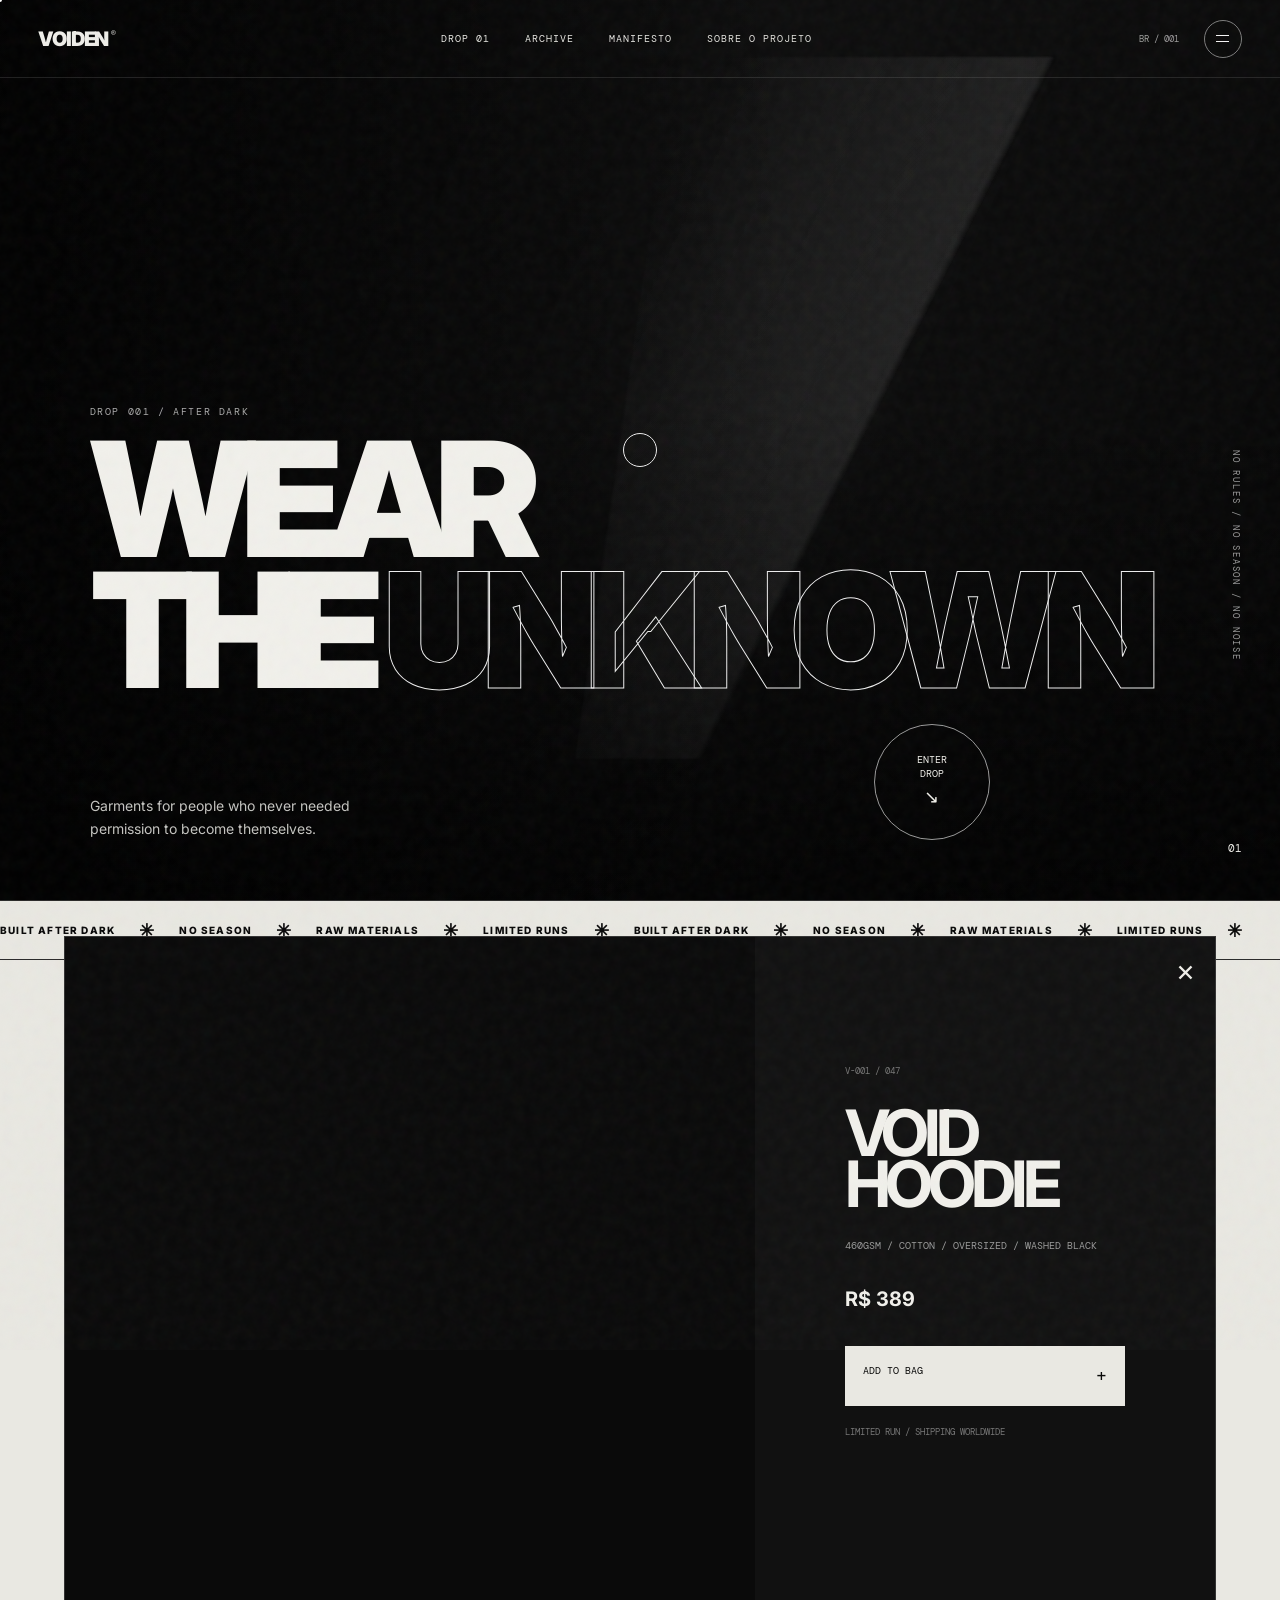
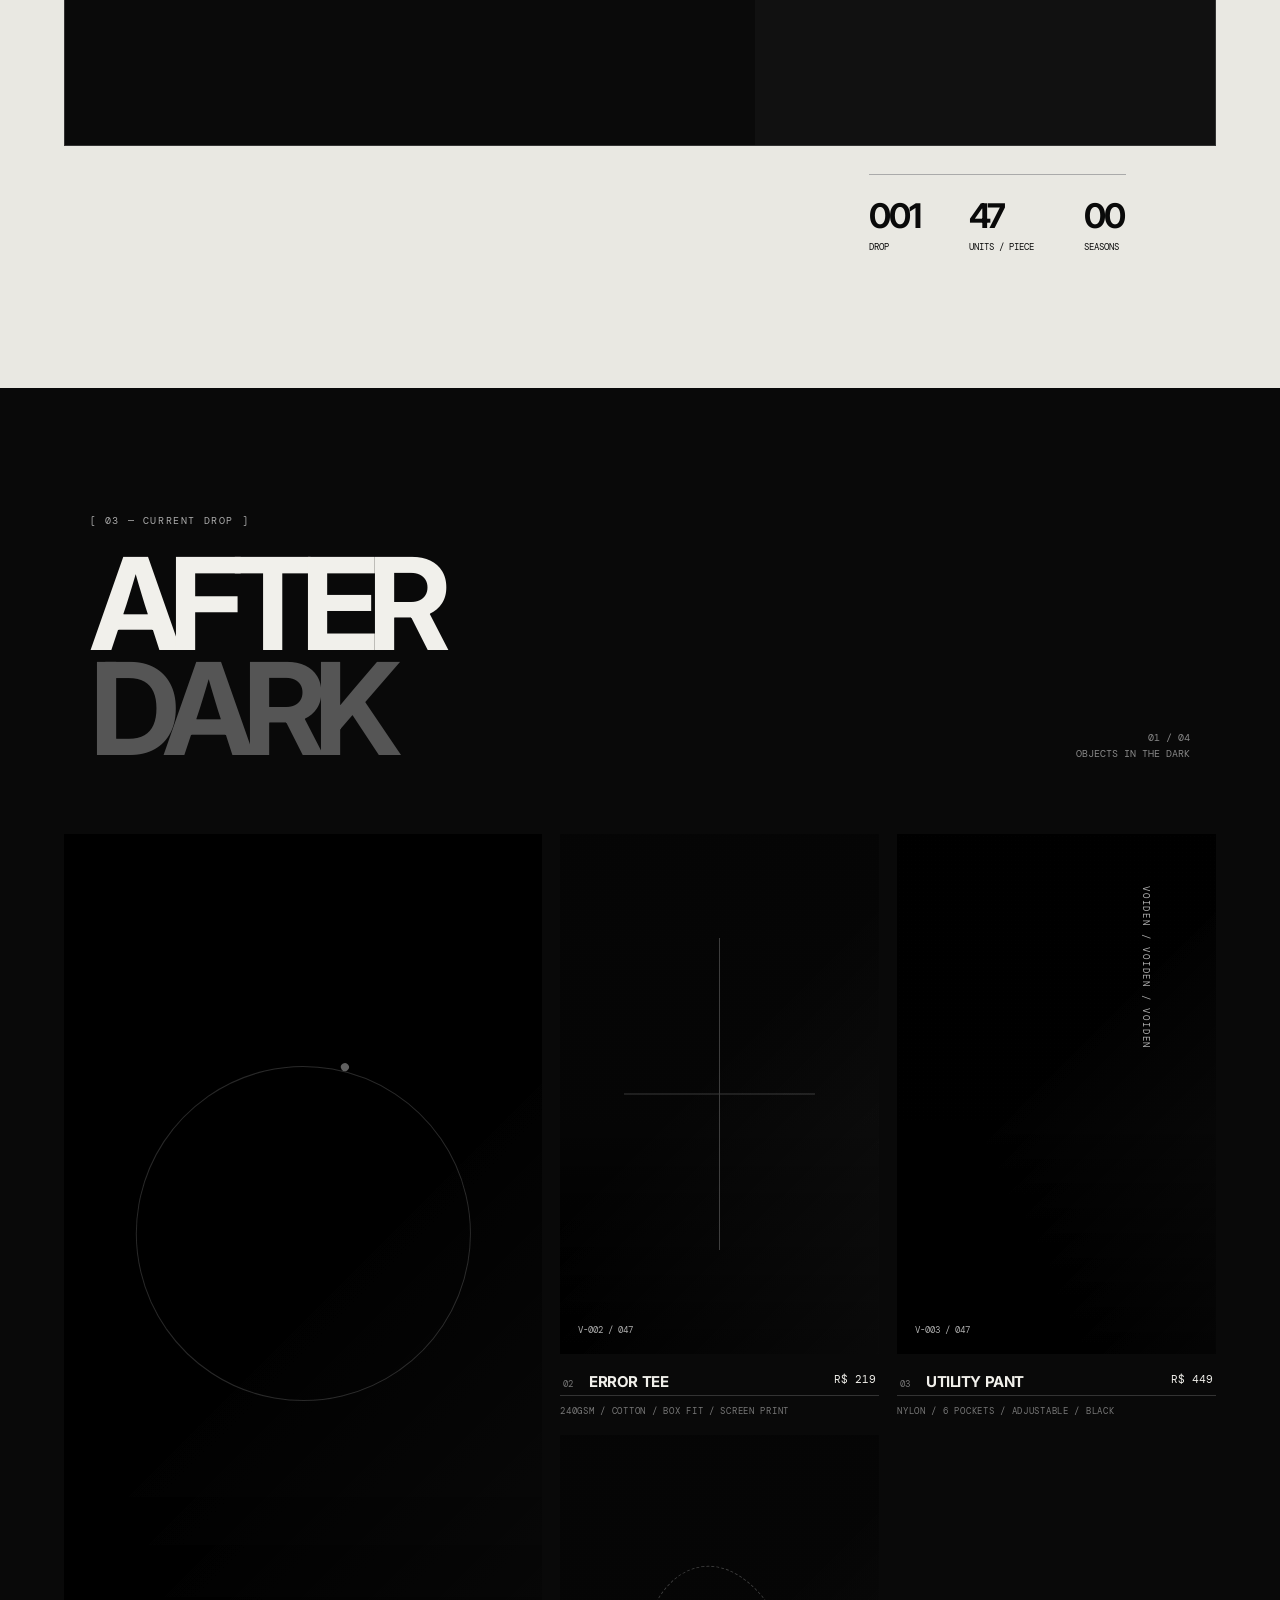
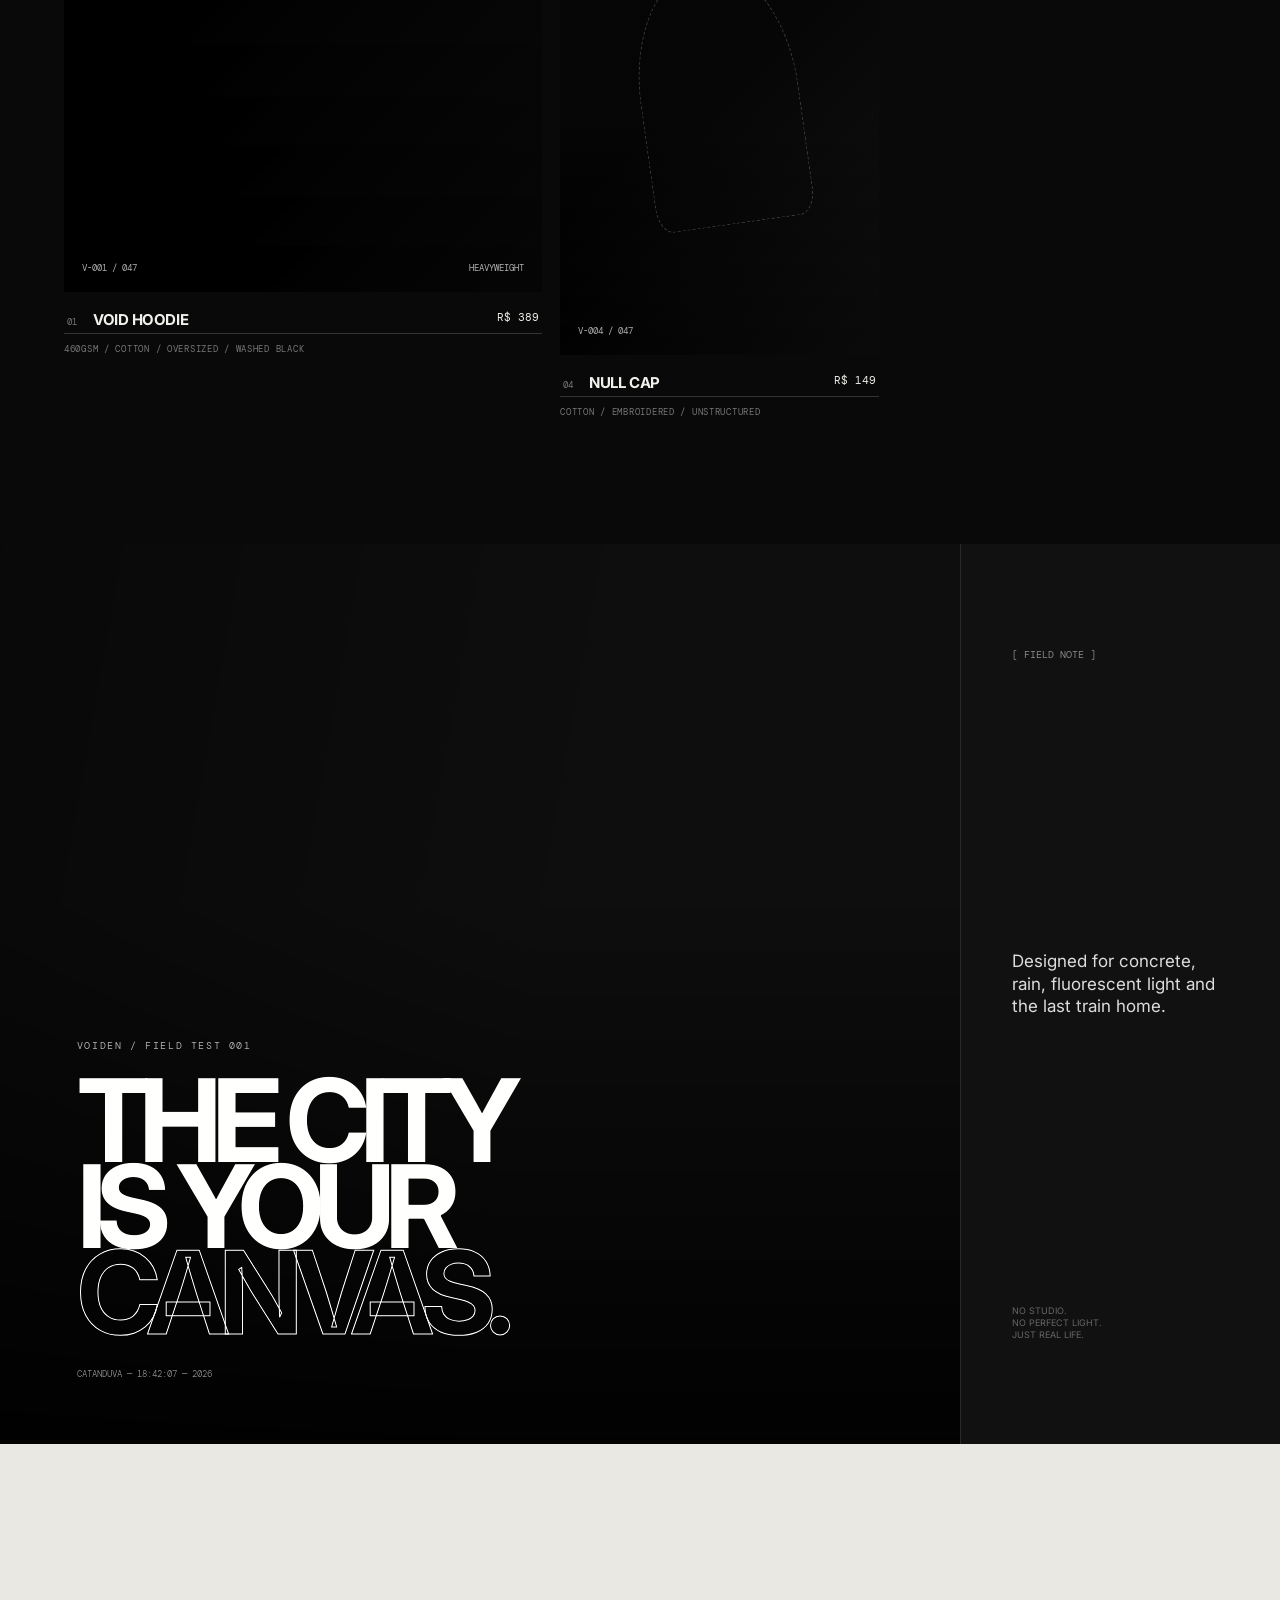
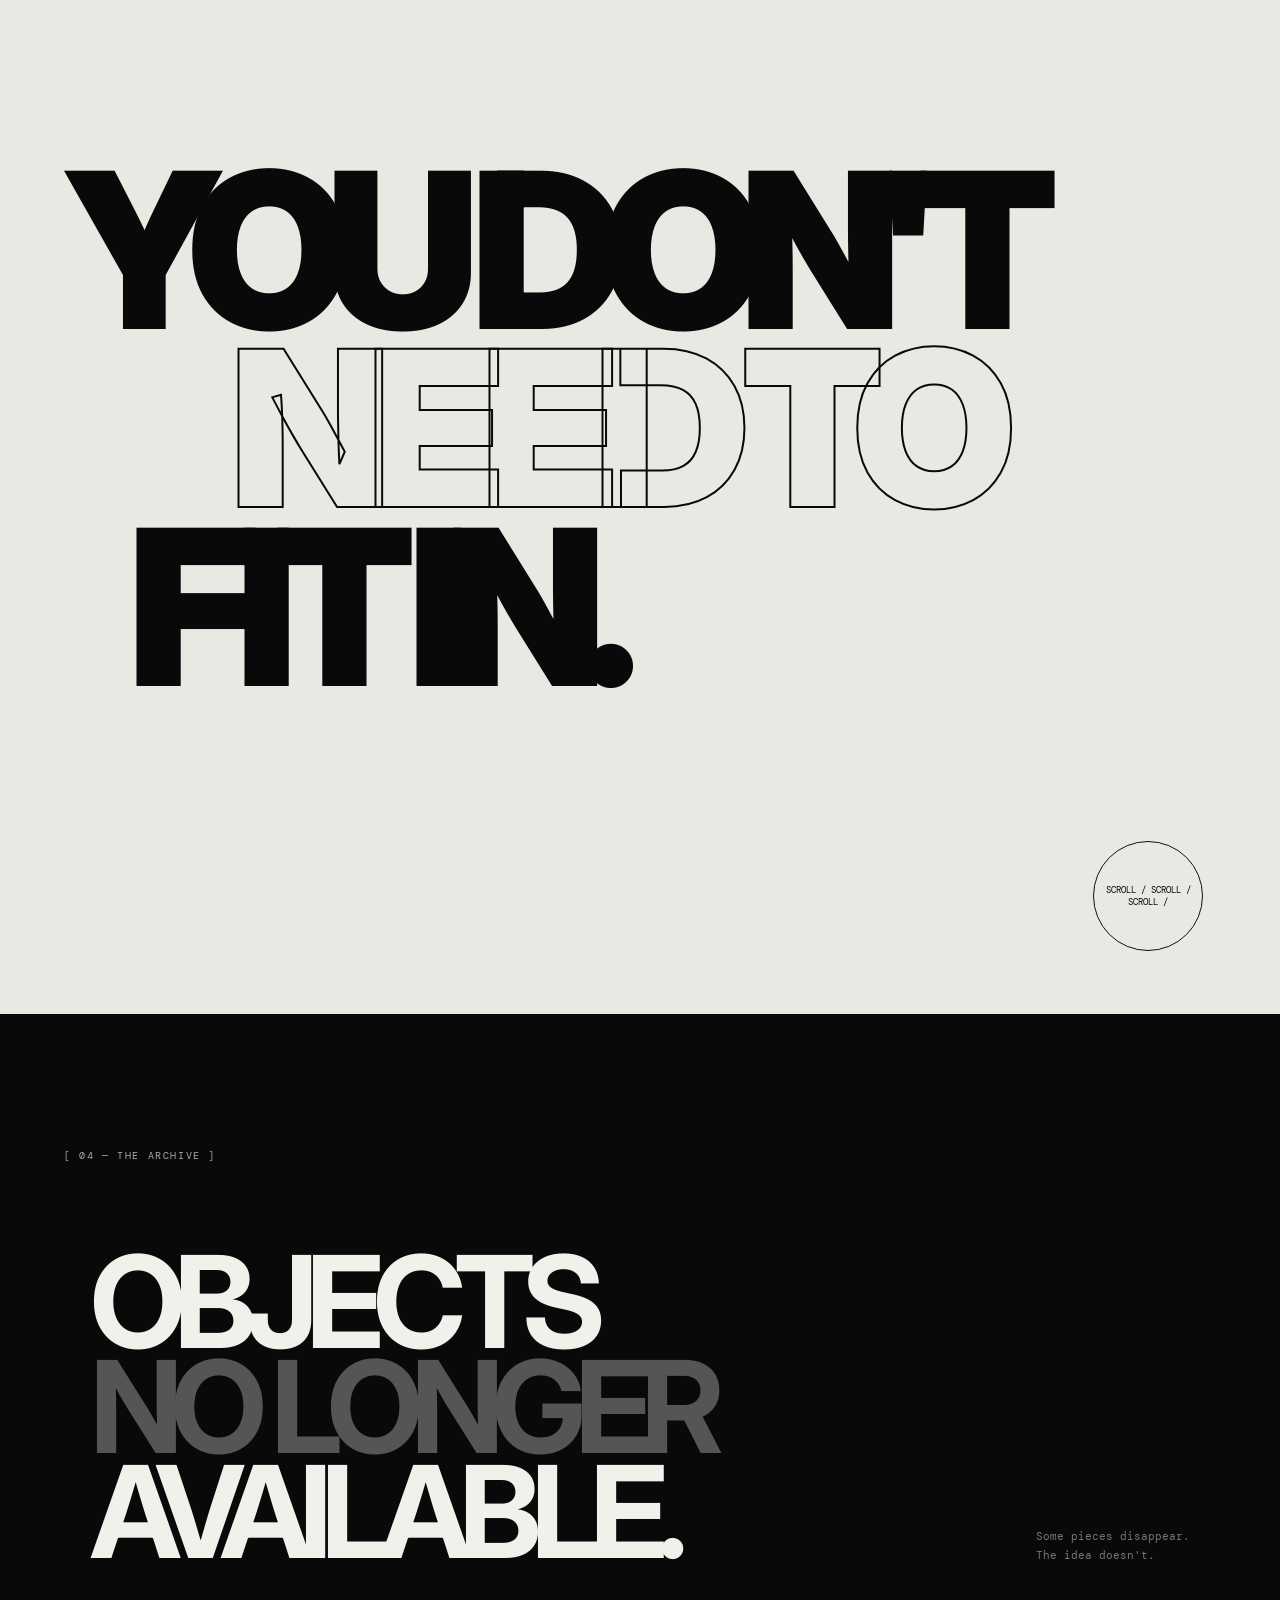
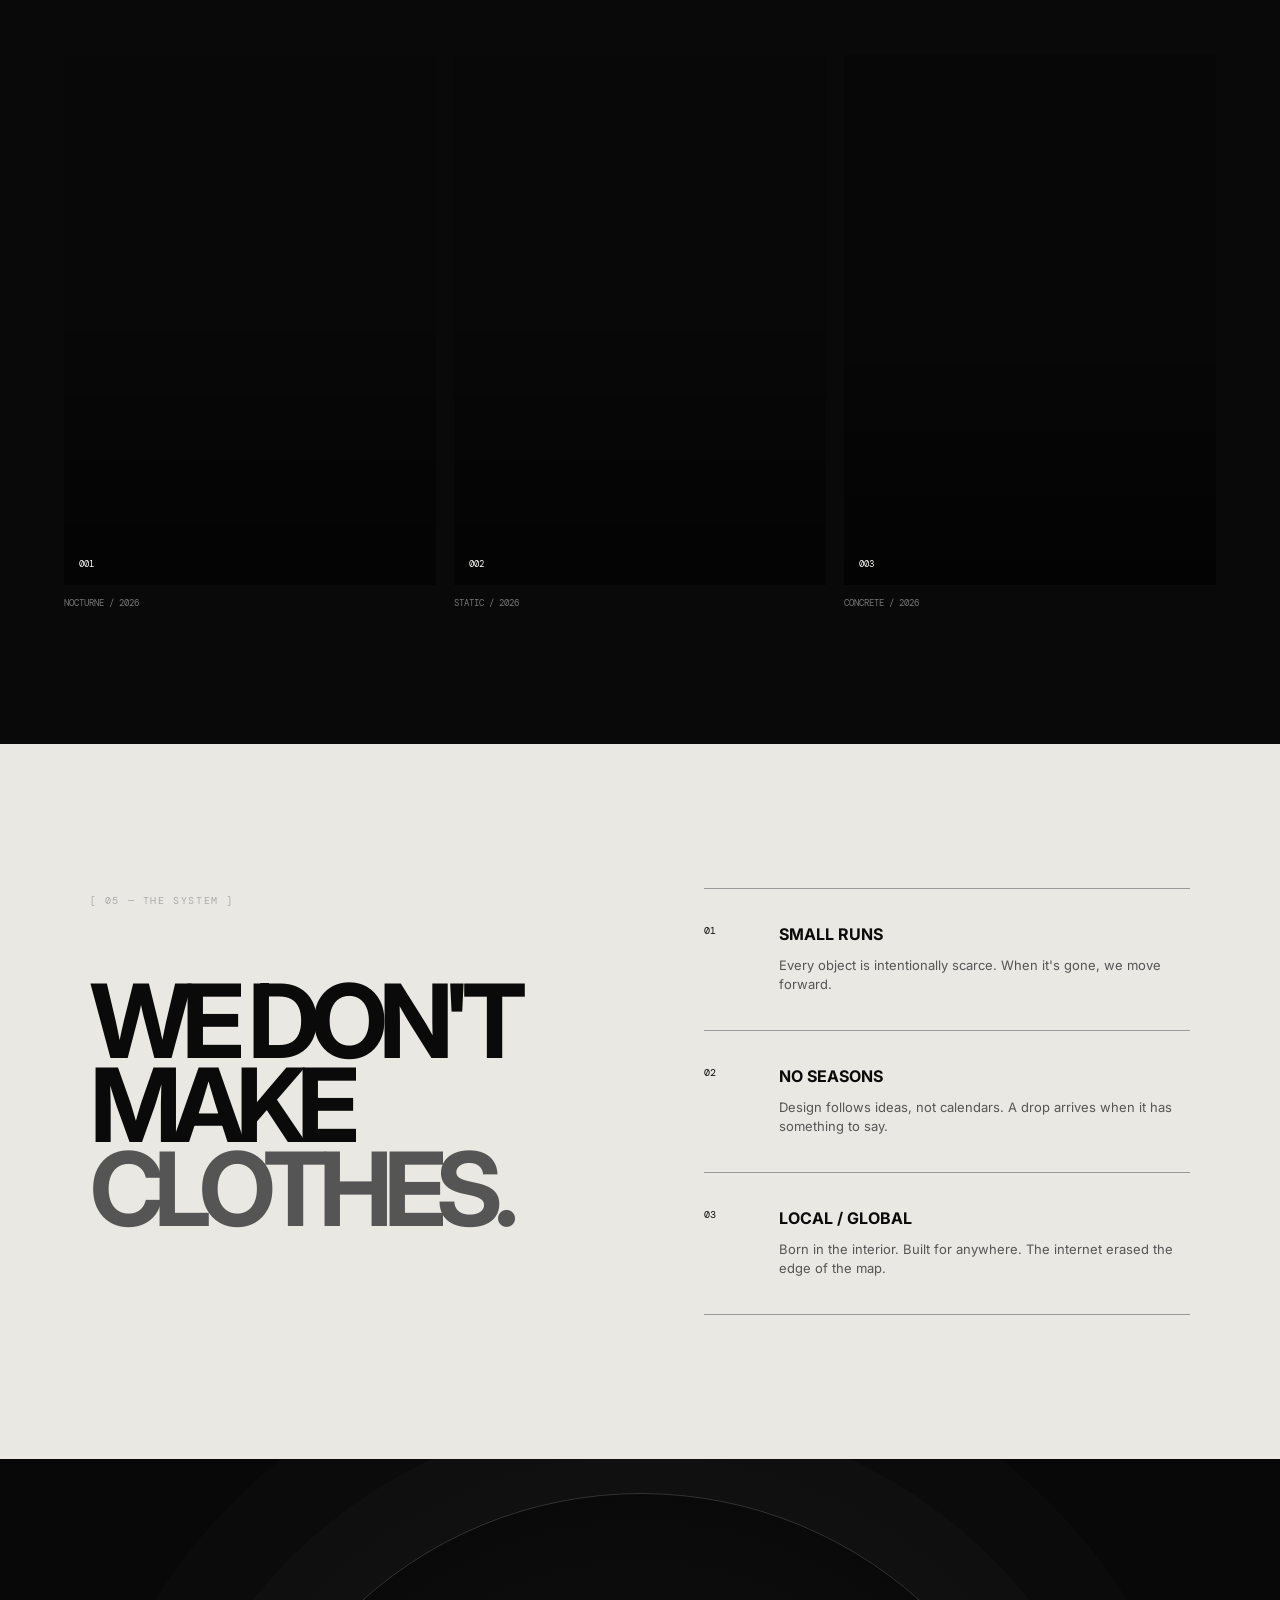
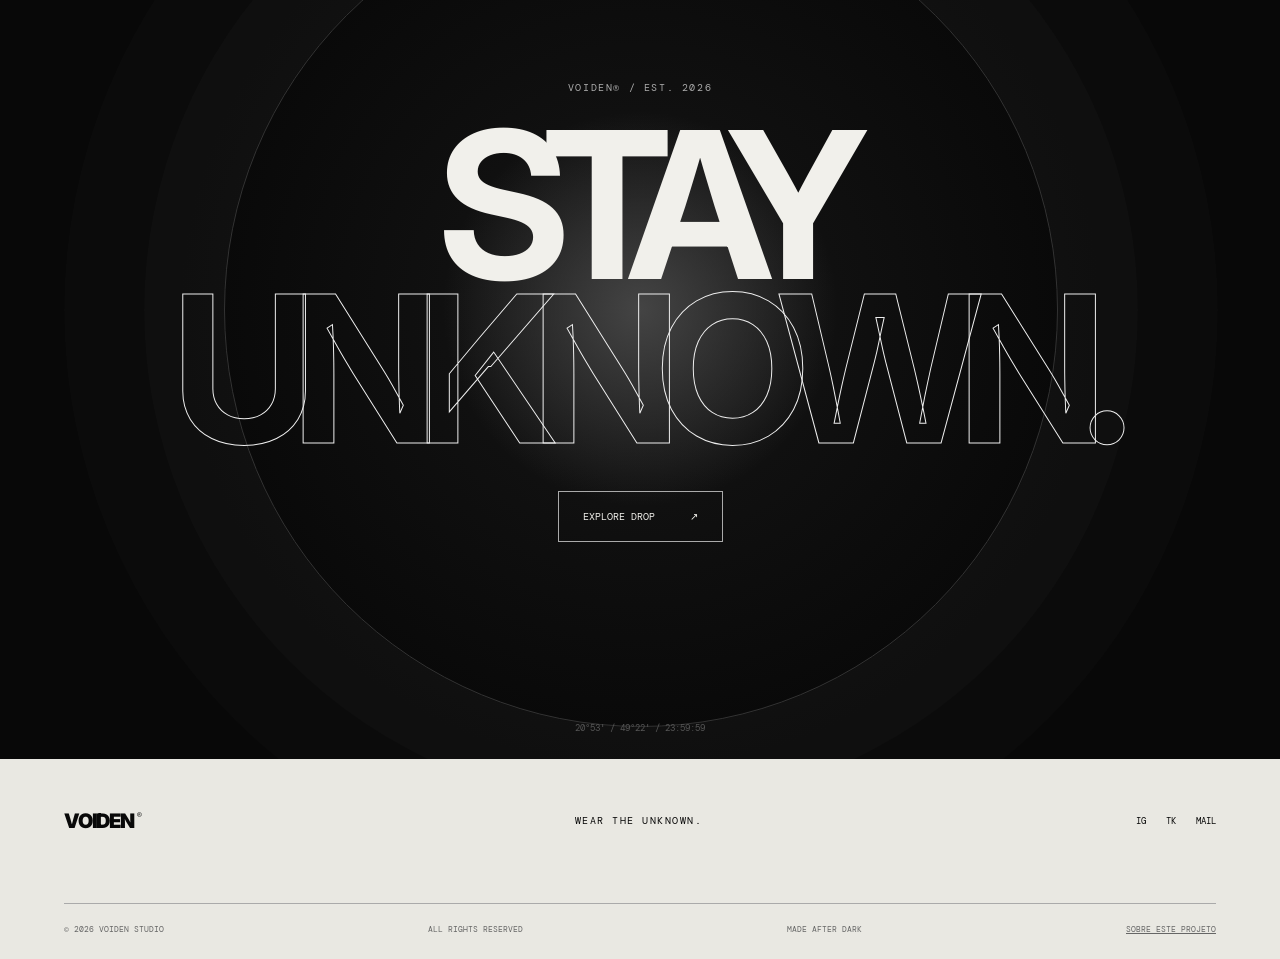
<file: index.html>
<!DOCTYPE html>
<html lang="pt-BR">
<head>
  <meta charset="UTF-8">
  <meta name="viewport" content="width=device-width, initial-scale=1.0, viewport-fit=cover">
  <meta name="theme-color" content="#0a0a0a">
  <title>VOIDEN — WEAR THE UNKNOWN</title>
  <link rel="preconnect" href="https://fonts.googleapis.com">
  <link rel="preconnect" href="https://fonts.gstatic.com" crossorigin>
  <link href="https://fonts.googleapis.com/css2?family=DM+Mono:wght@300;400;500&family=Inter:wght@400;500;600;700;800;900&display=swap" rel="stylesheet">
  <link rel="stylesheet" href="style.css">
</head>
<body>
  <div class="noise"></div>
  <div class="cursor"></div>
  <div class="cursor-dot"></div>

  <div class="loader" id="loader">
    <div class="loader-word">VOIDEN</div>
    <div class="loader-line"><span id="loaderBar"></span></div>
    <div class="loader-meta"><span>EST. 2026</span><span id="loaderPercent">00</span></div>
  </div>

  <header class="nav">
    <a href="#top" class="brand magnetic">VOIDEN<span>®</span></a>
    <div class="nav-center">
      <a href="#drop">DROP 01</a>
      <a href="#archive">ARCHIVE</a>
      <a href="#manifesto">MANIFESTO</a>
      <a href="sobre-o-projeto.html">SOBRE O PROJETO</a>
    </div>
    <div class="nav-right">
      <span class="edition">BR / 001</span>
      <button class="menu magnetic" id="menuBtn" aria-label="Abrir menu"><i></i><i></i></button>
    </div>
  </header>

  <main id="top">
    <section class="hero">
      <div class="hero-image">
        <div class="hero-image-inner"></div>
        <div class="scan"></div>
      </div>
      <div class="hero-copy">
        <p class="eyebrow reveal">DROP 001 / AFTER DARK</p>
        <h1 class="hero-title">
          <span class="line reveal">WEAR</span>
          <span class="line reveal">THE <em>UNKNOWN</em></span>
        </h1>
        <div class="hero-bottom">
          <p class="hero-description reveal">Garments for people who never needed permission to become themselves.</p>
          <a href="#drop" class="circle-link magnetic reveal"><span>ENTER<br>DROP</span><b>↘</b></a>
        </div>
      </div>
      <div class="hero-side">NO RULES / NO SEASON / NO NOISE</div>
      <div class="hero-number">01</div>
    </section>

    <section class="ticker" aria-label="VOIDEN values">
      <div class="ticker-track">
        <span>BUILT AFTER DARK</span><b>✳</b><span>NO SEASON</span><b>✳</b><span>RAW MATERIALS</span><b>✳</b><span>LIMITED RUNS</span><b>✳</b>
        <span>BUILT AFTER DARK</span><b>✳</b><span>NO SEASON</span><b>✳</b><span>RAW MATERIALS</span><b>✳</b><span>LIMITED RUNS</span><b>✳</b>
      </div>
    </section>

    <section class="intro" id="manifesto">
      <div class="section-index">[ 02 — WHY VOIDEN ]</div>
      <div class="intro-grid">
        <p class="giant-word">NOT<br><span>FOR</span><br>EVERYONE.</p>
        <div class="intro-text">
          <p class="label">A DIFFERENT KIND OF UNIFORM</p>
          <p>VOIDEN exists somewhere between streetwear, industrial design and the space between who you were and who you're becoming.</p>
          <p>We don't chase seasons. We build pieces with a reason to exist — then release them in small numbers.</p>
          <div class="stats">
            <div><strong>001</strong><span>DROP</span></div>
            <div><strong>47</strong><span>UNITS / PIECE</span></div>
            <div><strong>00</strong><span>SEASONS</span></div>
          </div>
        </div>
      </div>
    </section>

    <section class="drop" id="drop">
      <div class="drop-head">
        <div>
          <p class="section-index">[ 03 — CURRENT DROP ]</p>
          <h2>AFTER<br><i>DARK</i></h2>
        </div>
        <p class="drop-note">01 / 04<br>OBJECTS IN THE DARK</p>
      </div>

      <div class="products">
        <article class="product product-featured" data-product="01">
          <div class="product-visual p1">
            <div class="product-orbit"></div>
            <span class="product-code">V-001 / 047</span>
            <span class="product-tag">HEAVYWEIGHT</span>
          </div>
          <div class="product-info"><div><span>01</span><h3>VOID HOODIE</h3></div><strong>R$ 389</strong></div>
          <p class="product-desc">460GSM / COTTON / OVERSIZED / WASHED BLACK</p>
        </article>

        <article class="product" data-product="02">
          <div class="product-visual p2">
            <div class="graphic-cross"></div>
            <span class="product-code">V-002 / 047</span>
          </div>
          <div class="product-info"><div><span>02</span><h3>ERROR TEE</h3></div><strong>R$ 219</strong></div>
          <p class="product-desc">240GSM / COTTON / BOX FIT / SCREEN PRINT</p>
        </article>

        <article class="product" data-product="03">
          <div class="product-visual p3">
            <div class="vertical-type">VOIDEN / VOIDEN / VOIDEN</div>
            <span class="product-code">V-003 / 047</span>
          </div>
          <div class="product-info"><div><span>03</span><h3>UTILITY PANT</h3></div><strong>R$ 449</strong></div>
          <p class="product-desc">NYLON / 6 POCKETS / ADJUSTABLE / BLACK</p>
        </article>

        <article class="product" data-product="04">
          <div class="product-visual p4">
            <div class="stitch"></div>
            <span class="product-code">V-004 / 047</span>
          </div>
          <div class="product-info"><div><span>04</span><h3>NULL CAP</h3></div><strong>R$ 149</strong></div>
          <p class="product-desc">COTTON / EMBROIDERED / UNSTRUCTURED</p>
        </article>
      </div>
    </section>

    <section class="editorial">
      <div class="editorial-photo">
        <div class="editorial-overlay"></div>
        <div class="editorial-copy">
          <p class="eyebrow">VOIDEN / FIELD TEST 001</p>
          <h2>THE CITY<br>IS YOUR<br><i>CANVAS.</i></h2>
          <span>CATANDUVA — 18:42:07 — 2026</span>
        </div>
      </div>
      <div class="editorial-side">
        <span>[ FIELD NOTE ]</span>
        <p>Designed for concrete, rain, fluorescent light and the last train home.</p>
        <p class="mono">NO STUDIO.<br>NO PERFECT LIGHT.<br>JUST REAL LIFE.</p>
      </div>
    </section>

    <section class="manifesto-big">
      <div class="manifesto-lines">
        <span>YOU DON'T</span>
        <span>NEED TO</span>
        <span>FIT IN.</span>
      </div>
      <div class="manifesto-wheel">SCROLL / SCROLL / SCROLL /</div>
    </section>

    <section class="archive" id="archive">
      <div class="section-index">[ 04 — THE ARCHIVE ]</div>
      <div class="archive-head">
        <h2>OBJECTS<br><i>NO LONGER</i><br>AVAILABLE.</h2>
        <p>Some pieces disappear.<br>The idea doesn't.</p>
      </div>
      <div class="archive-grid">
        <div class="archive-card"><div class="archive-art a1"><span>001</span></div><p>NOCTURNE / 2026</p></div>
        <div class="archive-card"><div class="archive-art a2"><span>002</span></div><p>STATIC / 2026</p></div>
        <div class="archive-card"><div class="archive-art a3"><span>003</span></div><p>CONCRETE / 2026</p></div>
      </div>
    </section>

    <section class="system">
      <div class="system-left">
        <span class="section-index">[ 05 — THE SYSTEM ]</span>
        <h2>WE DON'T<br>MAKE<br><i>CLOTHES.</i></h2>
      </div>
      <div class="system-right">
        <div class="system-item"><span>01</span><h3>SMALL RUNS</h3><p>Every object is intentionally scarce. When it's gone, we move forward.</p></div>
        <div class="system-item"><span>02</span><h3>NO SEASONS</h3><p>Design follows ideas, not calendars. A drop arrives when it has something to say.</p></div>
        <div class="system-item"><span>03</span><h3>LOCAL / GLOBAL</h3><p>Born in the interior. Built for anywhere. The internet erased the edge of the map.</p></div>
      </div>
    </section>

    <section class="final">
      <div class="final-bg"></div>
      <div class="final-content">
        <span class="eyebrow">VOIDEN® / EST. 2026</span>
        <h2>STAY<br><i>UNKNOWN.</i></h2>
        <a href="#drop" class="final-button magnetic">EXPLORE DROP <span>↗</span></a>
      </div>
      <div class="final-coordinates">20°53' / 49°22' / 23:59:59</div>
    </section>
  </main>

  <footer>
    <div class="footer-top"><a href="#top" class="brand">VOIDEN<span>®</span></a><p>WEAR THE UNKNOWN.</p><div><a href="#">IG</a><a href="#">TK</a><a href="#">MAIL</a></div></div>
    <div class="footer-bottom"><span>© 2026 VOIDEN STUDIO</span><span>ALL RIGHTS RESERVED</span><span>MADE AFTER DARK</span><a href="sobre-o-projeto.html" style="text-decoration:underline">SOBRE ESTE PROJETO</a></div>
  </footer>

  <div class="quick-menu" id="quickMenu">
    <button id="closeMenu">×</button>
    <span>INDEX</span>
    <a href="#top">01 / HOME</a>
    <a href="#drop">02 / DROP 001</a>
    <a href="#manifesto">03 / MANIFESTO</a>
    <a href="#archive">04 / ARCHIVE</a>
    <a href="#top">05 / CONTACT</a>
  </div>

  <div class="product-modal" id="productModal">
    <button class="modal-close" id="modalClose">×</button>
    <div class="modal-art" id="modalArt"></div>
    <div class="modal-info">
      <span id="modalCode">V-001 / 047</span>
      <h2 id="modalTitle">VOID HOODIE</h2>
      <p id="modalDesc">460GSM / COTTON / OVERSIZED / WASHED BLACK</p>
      <strong id="modalPrice">R$ 389</strong>
      <button class="add-button">ADD TO BAG <span>+</span></button>
      <small>LIMITED RUN / SHIPPING WORLDWIDE</small>
    </div>
  </div>

  <script src="script.js"></script>
</body>
</html>
</file>
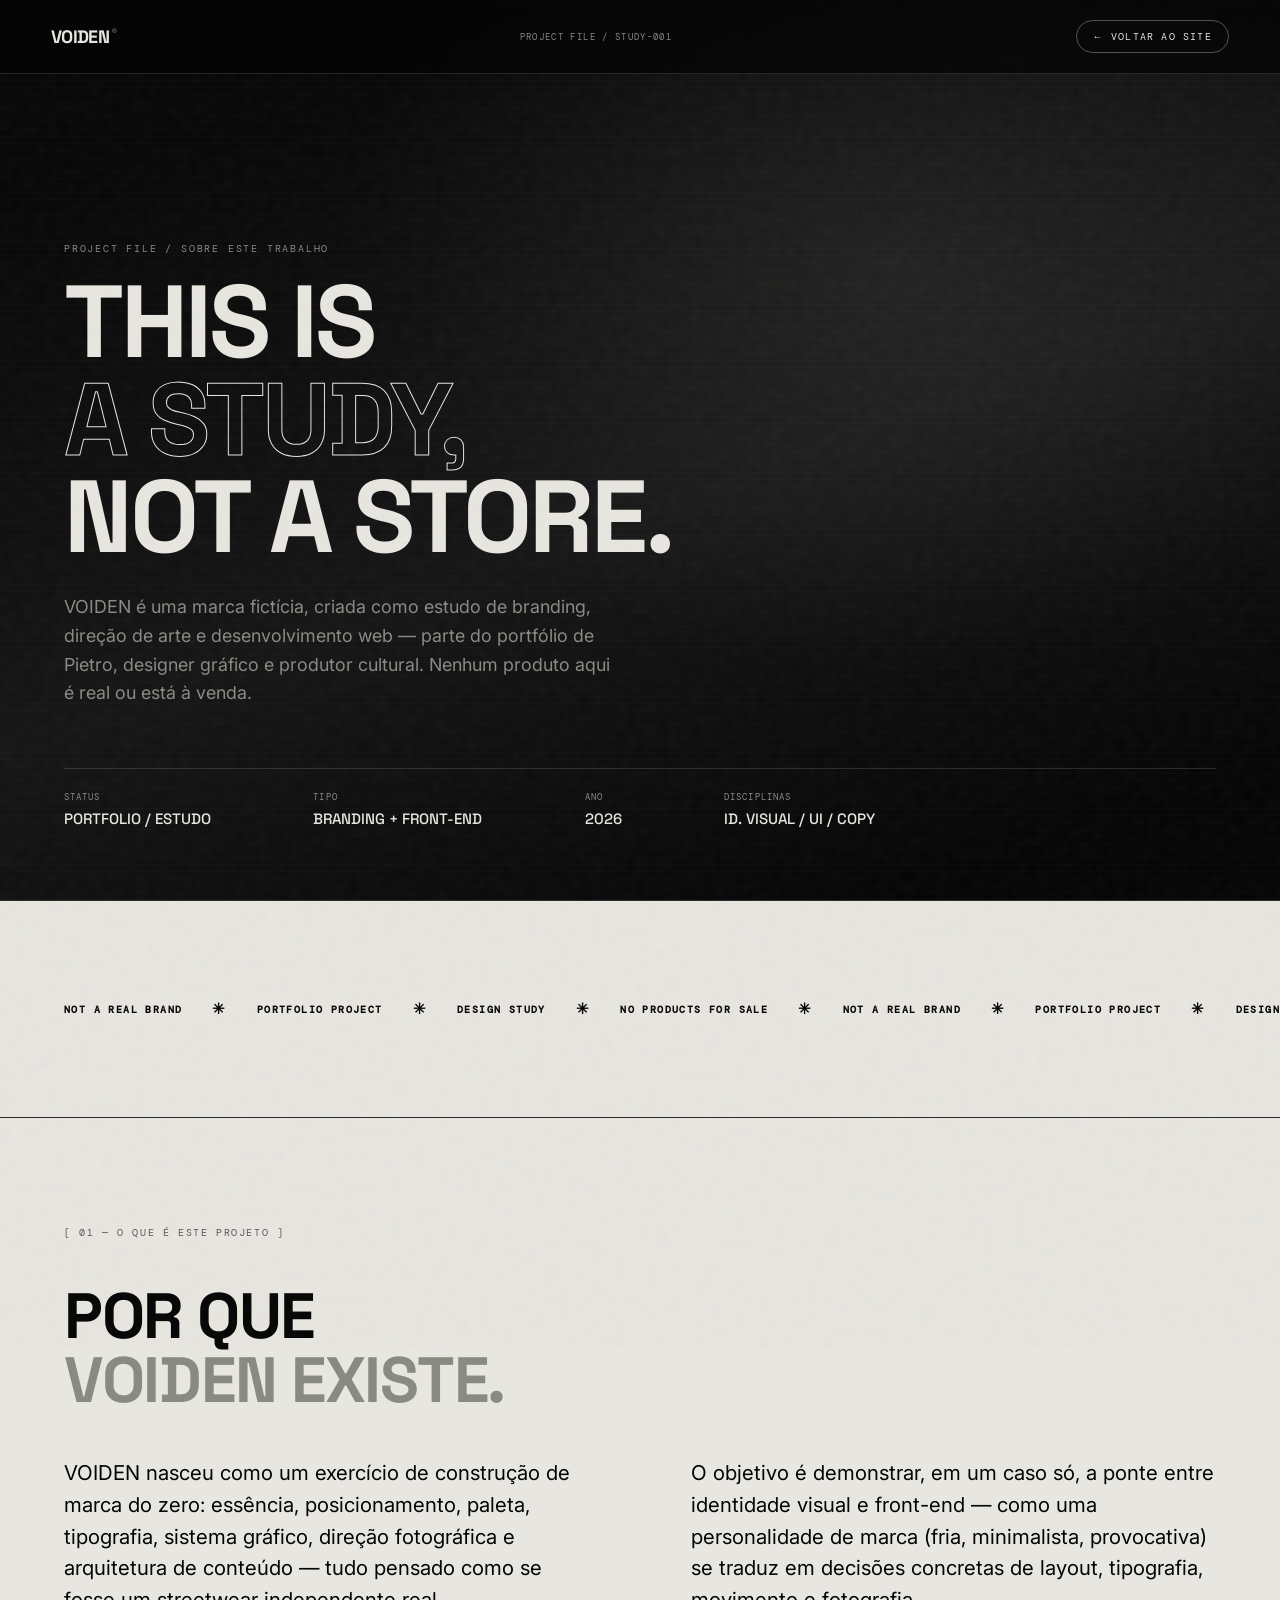
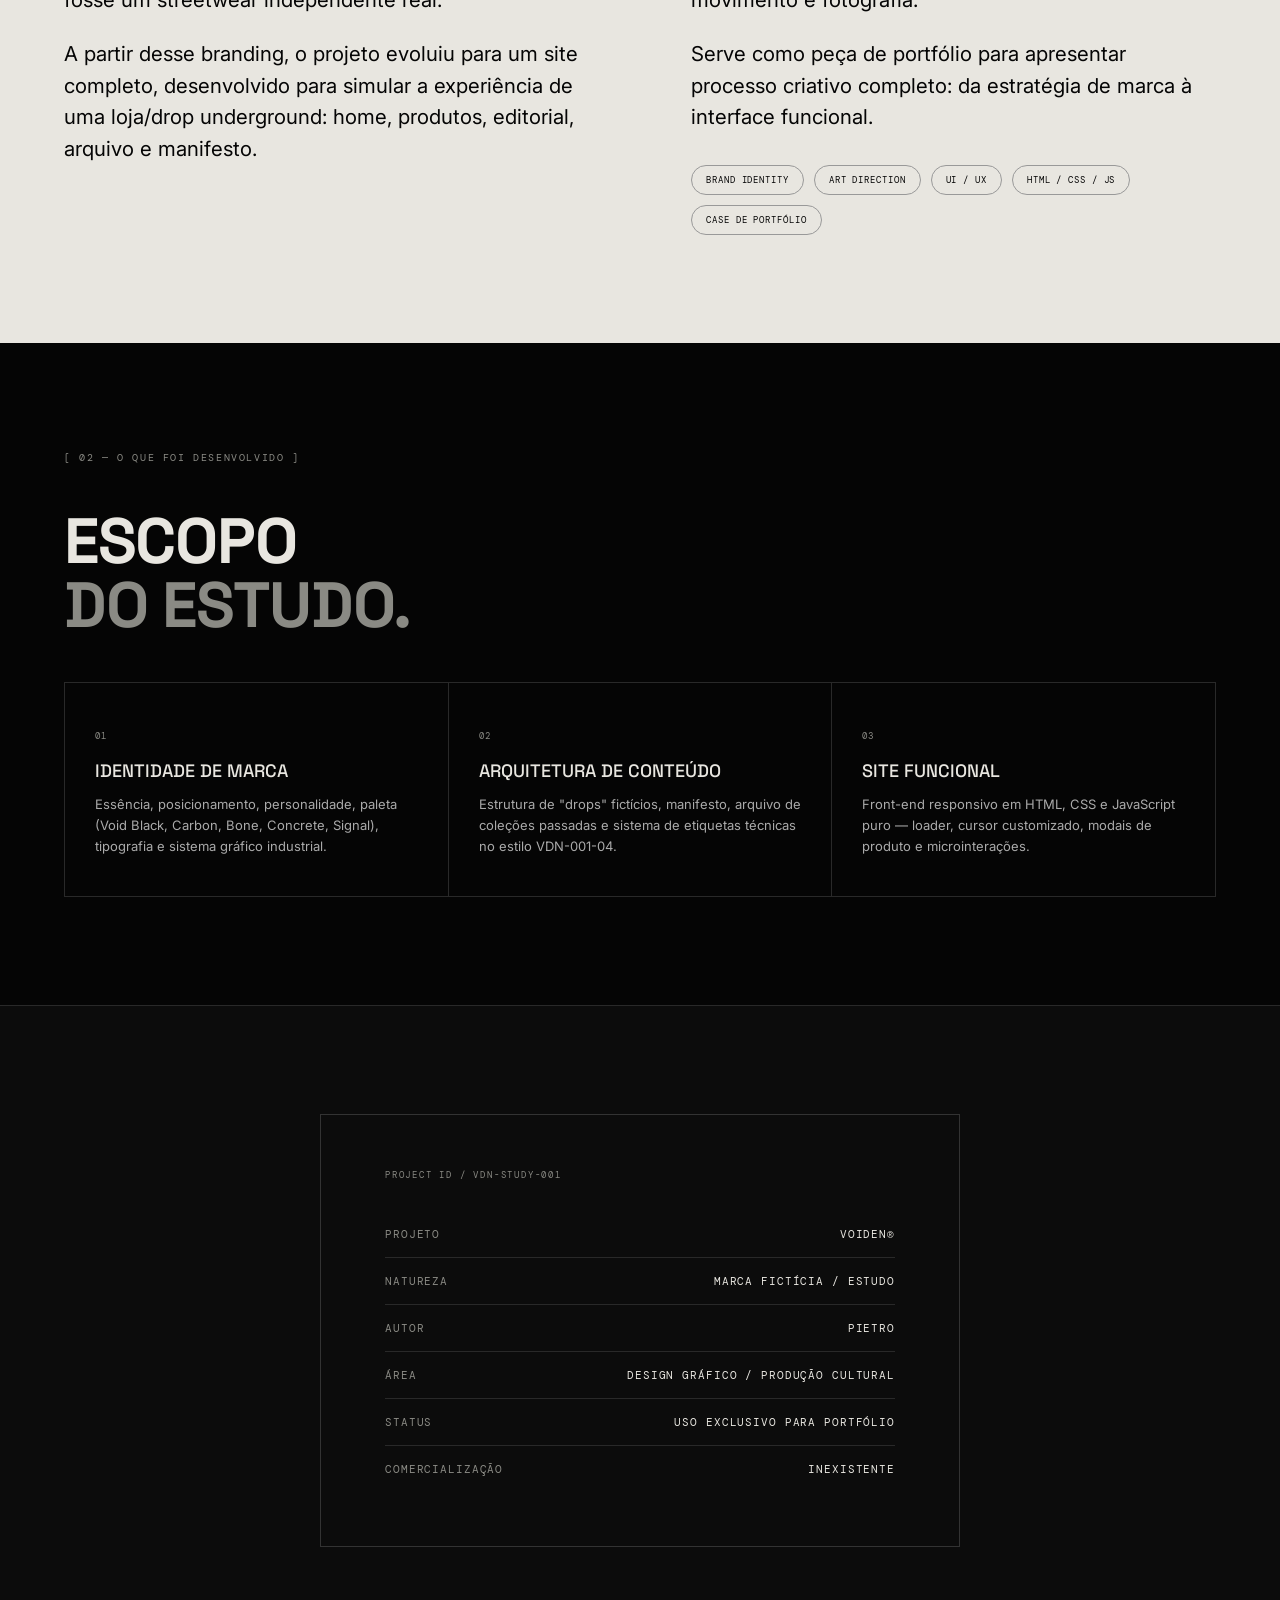
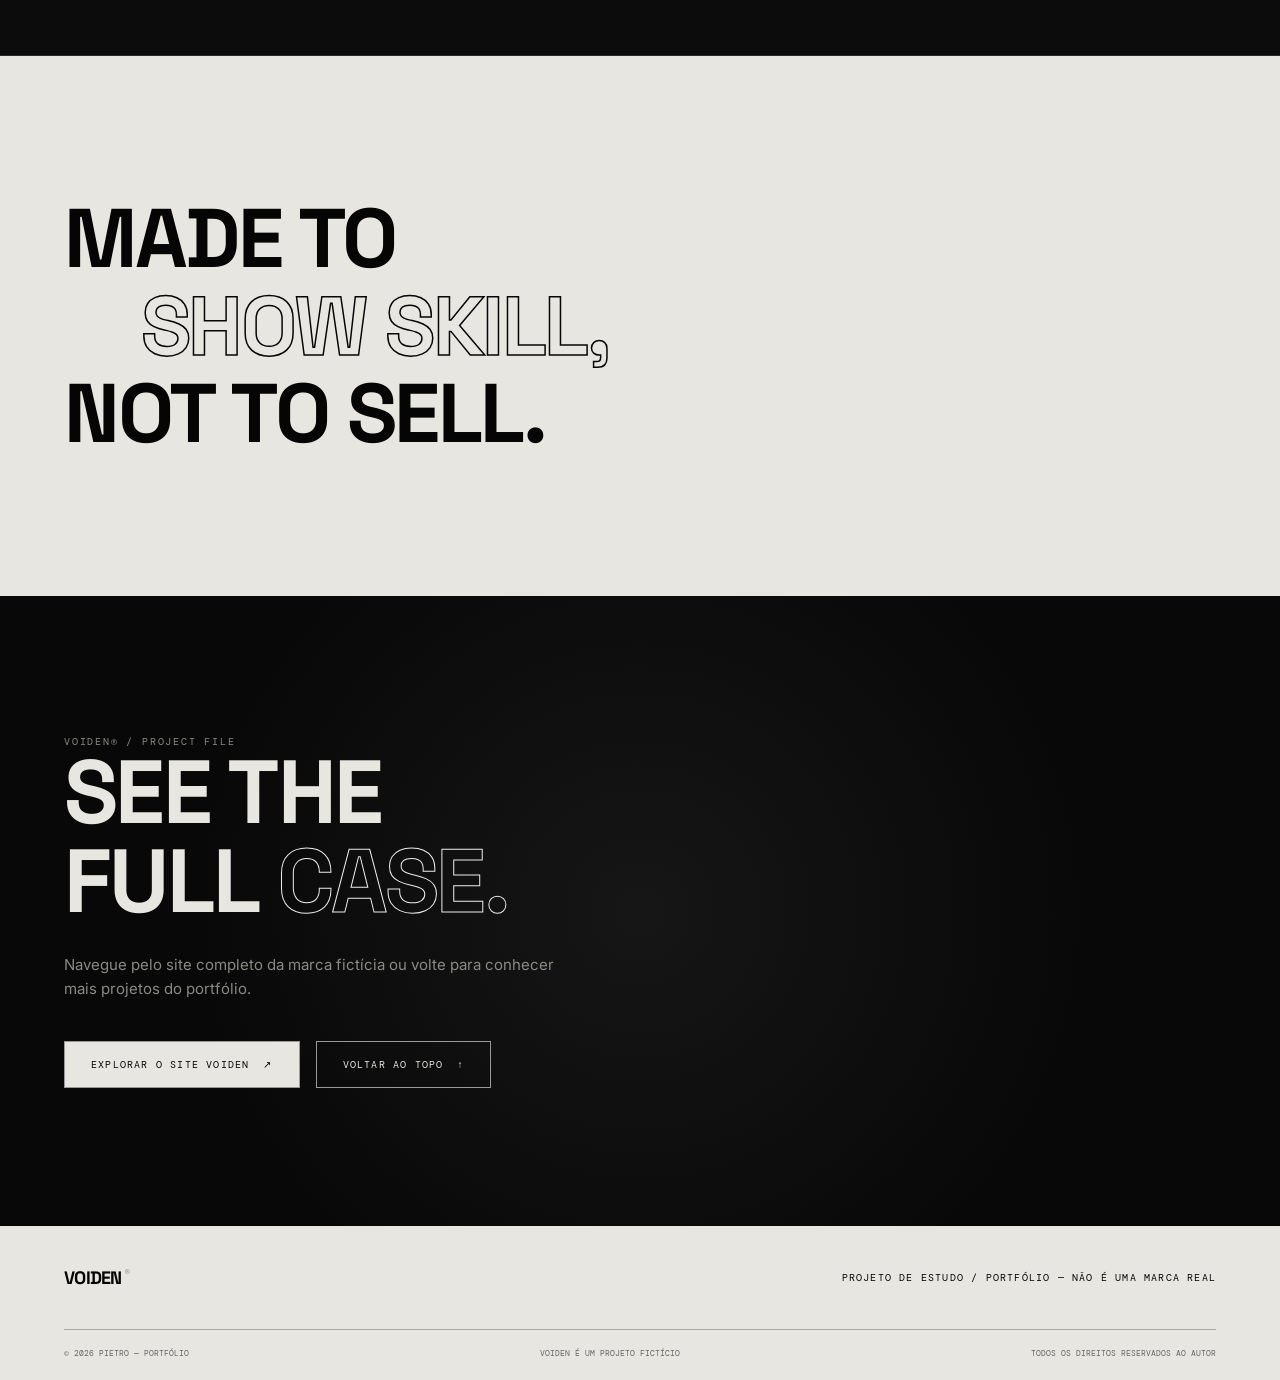
<file: sobre-o-projeto.html>
<!DOCTYPE html>
<html lang="pt-BR">
<head>
<meta charset="UTF-8">
<meta name="viewport" content="width=device-width, initial-scale=1.0, viewport-fit=cover">
<meta name="theme-color" content="#050505">
<title>VOIDEN® — SOBRE O PROJETO</title>
<link rel="preconnect" href="https://fonts.googleapis.com">
<link rel="preconnect" href="https://fonts.gstatic.com" crossorigin>
<link href="https://fonts.googleapis.com/css2?family=DM+Mono:wght@300;400;500&family=Space+Grotesk:wght@400;500;700&family=Inter:wght@400;500;600;700;800;900&display=swap" rel="stylesheet">
<style>
:root{
  --void:#050505; --carbon:#111111; --bone:#e8e6e0; --concrete:#8a8a84; --signal:#ffffff;
}
*{box-sizing:border-box;margin:0;padding:0}
html{scroll-behavior:smooth;overflow-x:hidden}
body{background:var(--void);color:var(--bone);font-family:Inter,Arial,sans-serif;overflow-x:hidden}
a{color:inherit;text-decoration:none}

.noise{position:fixed;inset:-50%;width:200%;height:200%;pointer-events:none;z-index:50;opacity:.045;
  background-image:url("data:image/svg+xml,%3Csvg viewBox='0 0 180 180' xmlns='http://www.w3.org/2000/svg'%3E%3Cfilter id='n'%3E%3CfeTurbulence type='fractalNoise' baseFrequency='.9' numOctaves='4' stitchTiles='stitch'/%3E%3C/filter%3E%3Crect width='100%25' height='100%25' filter='url(%23n)' opacity='.9'/%3E%3C/svg%3E");
  animation:noise .15s steps(2) infinite}
@keyframes noise{0%{transform:translate(0,0)}25%{transform:translate(2%,-1%)}50%{transform:translate(-1%,2%)}75%{transform:translate(1%,1%)}to{transform:translate(-2%,-2%)}}

/* ===== NAV ===== */
.nav{height:74px;position:fixed;top:0;left:0;right:0;display:flex;align-items:center;justify-content:space-between;
  padding:0 4vw;border-bottom:1px solid rgba(255,255,255,.12);z-index:100;background:rgba(5,5,5,.75);backdrop-filter:blur(6px)}
.brand{font-family:"Space Grotesk",sans-serif;font-weight:700;font-size:18px;letter-spacing:-.04em}
.brand span{font:8px "DM Mono";vertical-align:top;margin-left:3px;color:var(--concrete)}
.nav-tag{font:9px "DM Mono";letter-spacing:.15em;color:var(--concrete)}
.back-link{font:10px "DM Mono";letter-spacing:.12em;border:1px solid rgba(255,255,255,.3);padding:9px 16px;border-radius:100px;transition:.3s}
.back-link:hover{background:var(--bone);color:var(--void)}

/* ===== HERO ===== */
.hero{min-height:100svh;position:relative;display:flex;flex-direction:column;justify-content:flex-end;padding:16vh 5vw 8vh;overflow:hidden}
.hero-bg{position:absolute;inset:0;background:
  radial-gradient(ellipse at 70% 30%,rgba(138,138,132,.14),transparent 45%),
  linear-gradient(160deg,#070707 15%,#151515 55%,#050505 90%)}
.hero-bg:after{content:"";position:absolute;inset:0;background:linear-gradient(transparent 49.9%,rgba(255,255,255,.05) 50%,transparent 50.2%);background-size:100% 7px;opacity:.25}
.eyebrow{font:10px "DM Mono";letter-spacing:.18em;color:var(--concrete);position:relative;z-index:2}
.hero-title{font-family:"Space Grotesk",sans-serif;font-size:clamp(2rem,8vw,7rem);font-weight:700;line-height:.95;letter-spacing:-.03em;margin:18px 0 28px;position:relative;z-index:2}
.hero-title em{font-style:normal;color:transparent;-webkit-text-stroke:1px var(--bone)}
.hero-desc{max-width:560px;font-size:clamp(.95rem,1.4vw,1.15rem);line-height:1.6;color:var(--concrete);position:relative;z-index:2}
.hero-meta{margin-top:60px;display:flex;gap:8vw;flex-wrap:wrap;position:relative;z-index:2;border-top:1px solid rgba(255,255,255,.14);padding-top:22px}
.hero-meta div{display:grid;gap:6px}
.hero-meta span{font:9px "DM Mono";letter-spacing:.12em;color:var(--concrete)}
.hero-meta strong{font-family:"Space Grotesk",sans-serif;font-size:15px;font-weight:500}

/* ===== TICKER ===== */
.ticker{height:52px;overflow:hidden;border-top:1px solid #292929;border-bottom:1px solid #292929;display:flex;align-items:center;background:var(--bone);color:var(--void)}
.ticker-track{display:flex;gap:30px;align-items:center;white-space:nowrap;font-size:10px;font-weight:700;letter-spacing:.14em;font-family:"DM Mono";animation:ticker 22s linear infinite}
.ticker b{font-size:15px}
@keyframes ticker{to{transform:translateX(-50%)}}

/* ===== SECTIONS ===== */
section{padding:12vh 5vw}
.section-index{font:10px "DM Mono";letter-spacing:.16em;color:var(--concrete);margin-bottom:5vh}
.section-title{font-family:"Space Grotesk",sans-serif;font-size:clamp(1.6rem,5vw,4rem);font-weight:700;letter-spacing:-.02em;line-height:1;margin-bottom:5vh}
.section-title i{font-style:normal;color:var(--concrete)}

/* explain grid */
.explain{background:var(--bone);color:var(--void)}
.explain .section-index,.explain .label{color:#555}
.explain-grid{display:grid;grid-template-columns:1fr 1fr;gap:8vw}
.explain-grid p{font-size:clamp(1rem,1.6vw,1.3rem);line-height:1.55;margin-bottom:22px}
.explain-grid p:last-child{margin-bottom:0}
.tag-row{display:flex;flex-wrap:wrap;gap:10px;margin-top:32px}
.tag{font:9px "DM Mono";letter-spacing:.1em;border:1px solid #999;padding:8px 14px;border-radius:100px}

/* system-style spec block */
.spec{background:var(--void)}
.spec-grid{display:grid;grid-template-columns:repeat(3,1fr);gap:1px;background:#292929;border:1px solid #292929}
.spec-item{background:var(--void);padding:40px 30px}
.spec-item span{font:9px "DM Mono";color:var(--concrete);letter-spacing:.12em}
.spec-item h3{font-family:"Space Grotesk",sans-serif;font-size:18px;font-weight:500;margin:16px 0 12px}
.spec-item p{font-size:13px;line-height:1.6;color:#aaa}

/* label / tech sheet */
.techsheet{background:#0c0c0c;border-top:1px solid #292929;border-bottom:1px solid #292929}
.techsheet-inner{max-width:640px;margin:0 auto;border:1px solid #333;padding:6vh 5vw}
.techsheet-row{display:flex;justify-content:space-between;padding:16px 0;border-bottom:1px solid #292929;font:11px "DM Mono";letter-spacing:.08em}
.techsheet-row:last-child{border-bottom:0}
.techsheet-row span:first-child{color:var(--concrete)}
.techsheet-title{font:9px "DM Mono";letter-spacing:.2em;color:var(--concrete);margin-bottom:30px}

/* manifesto style statement */
.statement{min-height:60vh;display:flex;align-items:center;background:var(--bone);color:var(--void)}
.statement-lines{font-family:"Space Grotesk",sans-serif;font-size:clamp(1.7rem,6.5vw,6rem);font-weight:700;letter-spacing:-.03em;line-height:1.05}
.statement-lines span{display:block}
.statement-lines span:nth-child(2){color:transparent;-webkit-text-stroke:1.5px var(--void);margin-left:6vw}

/* contact / final */
.final{min-height:70vh;display:flex;flex-direction:column;justify-content:center;position:relative;overflow:hidden}
.final-bg{position:absolute;inset:-20%;background:radial-gradient(circle at 50% 50%,#161616 0,transparent 45%),#080808}
.final h2{font-family:"Space Grotesk",sans-serif;font-size:clamp(1.8rem,7vw,6rem);font-weight:700;letter-spacing:-.03em;line-height:1;position:relative;z-index:2}
.final p{max-width:520px;color:var(--concrete);margin:26px 0 40px;font-size:15px;line-height:1.6;position:relative;z-index:2}
.final-actions{display:flex;gap:16px;flex-wrap:wrap;position:relative;z-index:2}
.btn{font:10px "DM Mono";letter-spacing:.12em;padding:16px 26px;border:1px solid #999;transition:.3s;display:inline-flex;align-items:center;gap:14px}
.btn:hover{background:var(--bone);color:var(--void)}
.btn.solid{background:var(--bone);color:var(--void)}
.btn.solid:hover{background:transparent;color:var(--bone)}

footer{background:var(--bone);color:var(--void);padding:40px 5vw 22px}
.footer-top{display:flex;justify-content:space-between;align-items:center;flex-wrap:wrap;gap:20px;padding-bottom:40px}
.footer-top p{font:10px "DM Mono";letter-spacing:.12em}
.footer-bottom{border-top:1px solid #aaa;padding-top:18px;display:flex;justify-content:space-between;flex-wrap:wrap;gap:10px;font:8px "DM Mono";color:#666}

@media(max-width:900px){
  .explain-grid{grid-template-columns:1fr;gap:40px}
  .spec-grid{grid-template-columns:1fr}
  .hero-meta{gap:10vw}
  .nav-tag{display:none}
}
@media(max-width:600px){
  .nav{height:60px;padding:0 5vw}
  .back-link{padding:7px 12px;font-size:8px}
  .hero{padding:14vh 5vw 7vh}
  .hero-meta{gap:6vw;flex-wrap:wrap}
  .hero-meta div{flex:1 1 calc(50% - 3vw)}
  .statement{min-height:40vh;padding:8vh 5vw}
  .statement-lines{font-size:clamp(1.5rem,9vw,3rem)}
  section{padding:9vh 5vw}
  .spec-item{padding:28px 20px}
  .techsheet-inner{padding:5vh 4vw}
  .techsheet-row{font-size:9px}
  .final-actions{flex-direction:column}
  .btn{text-align:center;justify-content:center}
}
@media(max-width:390px){
  .hero-title{font-size:clamp(1.7rem,10vw,3rem)}
  .statement-lines{font-size:clamp(1.4rem,10vw,2.5rem)}
  .section-title{font-size:clamp(1.5rem,9vw,2.5rem)}
}
</style>
</head>
<body>
<div class="noise"></div>

<header class="nav">
  <a href="index.html" class="brand">VOIDEN<span>®</span></a>
  <span class="nav-tag">PROJECT FILE / STUDY-001</span>
  <a href="index.html" class="back-link">← VOLTAR AO SITE</a>
</header>

<main>
  <section class="hero">
    <div class="hero-bg"></div>
    <p class="eyebrow">PROJECT FILE / SOBRE ESTE TRABALHO</p>
    <h1 class="hero-title">THIS IS<br><em>A STUDY,</em><br>NOT A STORE.</h1>
    <p class="hero-desc">VOIDEN é uma marca fictícia, criada como estudo de branding, direção de arte e desenvolvimento web — parte do portfólio de Pietro, designer gráfico e produtor cultural. Nenhum produto aqui é real ou está à venda.</p>
    <div class="hero-meta">
      <div><span>STATUS</span><strong>PORTFOLIO / ESTUDO</strong></div>
      <div><span>TIPO</span><strong>BRANDING + FRONT-END</strong></div>
      <div><span>ANO</span><strong>2026</strong></div>
      <div><span>DISCIPLINAS</span><strong>ID. VISUAL / UI / COPY</strong></div>
    </div>
  </section>

  <section class="ticker" aria-hidden="true">
    <div class="ticker-track">
      <span>NOT A REAL BRAND</span><b>✳</b><span>PORTFOLIO PROJECT</span><b>✳</b><span>DESIGN STUDY</span><b>✳</b><span>NO PRODUCTS FOR SALE</span><b>✳</b>
      <span>NOT A REAL BRAND</span><b>✳</b><span>PORTFOLIO PROJECT</span><b>✳</b><span>DESIGN STUDY</span><b>✳</b><span>NO PRODUCTS FOR SALE</span><b>✳</b>
    </div>
  </section>

  <section class="explain">
    <div class="section-index">[ 01 — O QUE É ESTE PROJETO ]</div>
    <h2 class="section-title">POR QUE<br><i>VOIDEN EXISTE.</i></h2>
    <div class="explain-grid">
      <div>
        <p>VOIDEN nasceu como um exercício de construção de marca do zero: essência, posicionamento, paleta, tipografia, sistema gráfico, direção fotográfica e arquitetura de conteúdo — tudo pensado como se fosse um streetwear independente real.</p>
        <p>A partir desse branding, o projeto evoluiu para um site completo, desenvolvido para simular a experiência de uma loja/drop underground: home, produtos, editorial, arquivo e manifesto.</p>
      </div>
      <div>
        <p>O objetivo é demonstrar, em um caso só, a ponte entre identidade visual e front-end — como uma personalidade de marca (fria, minimalista, provocativa) se traduz em decisões concretas de layout, tipografia, movimento e fotografia.</p>
        <p>Serve como peça de portfólio para apresentar processo criativo completo: da estratégia de marca à interface funcional.</p>
        <div class="tag-row">
          <span class="tag">BRAND IDENTITY</span>
          <span class="tag">ART DIRECTION</span>
          <span class="tag">UI / UX</span>
          <span class="tag">HTML / CSS / JS</span>
          <span class="tag">CASE DE PORTFÓLIO</span>
        </div>
      </div>
    </div>
  </section>

  <section class="spec">
    <div class="section-index">[ 02 — O QUE FOI DESENVOLVIDO ]</div>
    <h2 class="section-title">ESCOPO<br><i>DO ESTUDO.</i></h2>
    <div class="spec-grid">
      <div class="spec-item">
        <span>01</span>
        <h3>IDENTIDADE DE MARCA</h3>
        <p>Essência, posicionamento, personalidade, paleta (Void Black, Carbon, Bone, Concrete, Signal), tipografia e sistema gráfico industrial.</p>
      </div>
      <div class="spec-item">
        <span>02</span>
        <h3>ARQUITETURA DE CONTEÚDO</h3>
        <p>Estrutura de "drops" fictícios, manifesto, arquivo de coleções passadas e sistema de etiquetas técnicas no estilo VDN-001-04.</p>
      </div>
      <div class="spec-item">
        <span>03</span>
        <h3>SITE FUNCIONAL</h3>
        <p>Front-end responsivo em HTML, CSS e JavaScript puro — loader, cursor customizado, modais de produto e microinterações.</p>
      </div>
    </div>
  </section>

  <section class="techsheet">
    <div class="techsheet-inner">
      <p class="techsheet-title">PROJECT ID / VDN-STUDY-001</p>
      <div class="techsheet-row"><span>PROJETO</span><span>VOIDEN®</span></div>
      <div class="techsheet-row"><span>NATUREZA</span><span>MARCA FICTÍCIA / ESTUDO</span></div>
      <div class="techsheet-row"><span>AUTOR</span><span>PIETRO</span></div>
      <div class="techsheet-row"><span>ÁREA</span><span>DESIGN GRÁFICO / PRODUÇÃO CULTURAL</span></div>
      <div class="techsheet-row"><span>STATUS</span><span>USO EXCLUSIVO PARA PORTFÓLIO</span></div>
      <div class="techsheet-row"><span>COMERCIALIZAÇÃO</span><span>INEXISTENTE</span></div>
    </div>
  </section>

  <section class="statement">
    <div class="statement-lines">
      <span>MADE TO</span>
      <span>SHOW SKILL,</span>
      <span>NOT TO SELL.</span>
    </div>
  </section>

  <section class="final">
    <div class="final-bg"></div>
    <span class="eyebrow">VOIDEN® / PROJECT FILE</span>
    <h2>SEE THE<br>FULL <i style="font-style:normal;color:transparent;-webkit-text-stroke:1px #eee">CASE.</i></h2>
    <p>Navegue pelo site completo da marca fictícia ou volte para conhecer mais projetos do portfólio.</p>
    <div class="final-actions">
      <a href="index.html" class="btn solid">EXPLORAR O SITE VOIDEN <span>↗</span></a>
      <a href="#top" class="btn">VOLTAR AO TOPO <span>↑</span></a>
    </div>
  </section>
</main>

<footer>
  <div class="footer-top">
    <a href="index.html" class="brand">VOIDEN<span>®</span></a>
    <p>PROJETO DE ESTUDO / PORTFÓLIO — NÃO É UMA MARCA REAL</p>
  </div>
  <div class="footer-bottom">
    <span>© 2026 PIETRO — PORTFÓLIO</span>
    <span>VOIDEN É UM PROJETO FICTÍCIO</span>
    <span>TODOS OS DIREITOS RESERVADOS AO AUTOR</span>
  </div>
</footer>

</body>
</html>
</file>
<file: style.css>
*{box-sizing:border-box;margin:0;padding:0}html{scroll-behavior:smooth;background:#090909;overflow-x:hidden}body{background:#090909;color:#f1f0eb;font-family:Inter,Arial,sans-serif;overflow-x:hidden;cursor:none}a{color:inherit;text-decoration:none}button{font:inherit;color:inherit}.noise{position:fixed;inset:-50%;width:200%;height:200%;pointer-events:none;z-index:1000;opacity:.045;background-image:url("data:image/svg+xml,%3Csvg viewBox='0 0 180 180' xmlns='http://www.w3.org/2000/svg'%3E%3Cfilter id='n'%3E%3CfeTurbulence type='fractalNoise' baseFrequency='.9' numOctaves='4' stitchTiles='stitch'/%3E%3C/filter%3E%3Crect width='100%25' height='100%25' filter='url(%23n)' opacity='.9'/%3E%3C/svg%3E");animation:noise .15s steps(2) infinite}.cursor{position:fixed;width:34px;height:34px;border:1px solid #fff;border-radius:50%;pointer-events:none;z-index:2000;transform:translate(-50%,-50%);mix-blend-mode:difference;transition:width .3s,height .3s}.cursor-dot{position:fixed;width:4px;height:4px;background:#fff;border-radius:50%;pointer-events:none;z-index:2001;transform:translate(-50%,-50%);mix-blend-mode:difference}.loader{position:fixed;inset:0;background:#090909;z-index:3000;display:grid;place-content:center;padding:5vw;transition:opacity .8s,visibility .8s}.loader.done{opacity:0;visibility:hidden}.loader-word{font-size:clamp(2.8rem,12vw,12rem);font-weight:900;letter-spacing:-.09em;line-height:.8}.loader-line{height:1px;background:#333;width:min(500px,70vw);margin:40px 0 12px}.loader-line span{display:block;height:100%;background:#fff;width:0}.loader-meta{display:flex;justify-content:space-between;font:11px "DM Mono";letter-spacing:.12em;color:#777}.nav{height:78px;position:fixed;top:0;left:0;right:0;display:flex;align-items:center;justify-content:space-between;padding:0 3vw;border-bottom:1px solid rgba(255,255,255,.12);z-index:100;mix-blend-mode:difference}.brand{font-weight:900;font-size:20px;letter-spacing:-.06em}.brand span{font:8px "DM Mono";vertical-align:top;margin-left:3px}.nav-center{display:flex;gap:35px;font:10px "DM Mono";letter-spacing:.1em}.nav-right{display:flex;align-items:center;gap:25px}.edition{font:9px "DM Mono";color:#aaa}.menu{width:38px;height:38px;border:1px solid #888;border-radius:50%;background:none;display:grid;place-content:center;gap:5px}.menu i{display:block;width:13px;height:1px;background:#fff}.hero{height:100vh;height:100svh;min-height:600px;position:relative;overflow:hidden}.hero-image{position:absolute;inset:0;background:#121212;overflow:hidden}.hero-image-inner{position:absolute;inset:-10%;background-image:linear-gradient(115deg,rgba(5,5,5,.55) 10%,rgba(10,10,10,.25) 50%,rgba(5,5,5,.65) 90%),url("https://images.unsplash.com/photo-1649307035604-ab3c5e5c9e7a?w=1800&q=80&auto=format&fit=crop");background-size:cover;background-position:center;filter:grayscale(.35) contrast(1.15);transform:scale(1.04);animation:heroDrift 16s ease-in-out infinite alternate}.hero-image-inner:before{content:"";position:absolute;width:42vw;height:75vh;right:16%;top:15%;background:linear-gradient(110deg,transparent 0%,rgba(255,255,255,.09) 46%,transparent 47%);transform:skewX(-8deg);filter:blur(1px)}.scan{position:absolute;inset:0;background:linear-gradient(transparent 49.9%,rgba(255,255,255,.06) 50%,transparent 50.2%);background-size:100% 8px;opacity:.2}.hero:after{content:"";position:absolute;inset:0;background:linear-gradient(90deg,rgba(0,0,0,.82),transparent 62%),linear-gradient(0deg,rgba(0,0,0,.75),transparent 55%)}.hero-copy{position:absolute;z-index:2;left:7vw;right:7vw;bottom:max(5vh,60px)}.eyebrow,.section-index{font:10px "DM Mono";letter-spacing:.16em;color:#aaa}.hero-title{font-size:clamp(3rem,12.5vw,13rem);line-height:.82;letter-spacing:-.09em;font-weight:900;margin:16px 0 28px}.hero-title .line{display:block;overflow:hidden}.hero-title em,.intro-grid em{font-style:normal;-webkit-text-stroke:1px #eee;color:transparent}.hero-bottom{display:flex;justify-content:space-between;align-items:end;max-width:900px}.hero-description{font-size:14px;line-height:1.6;max-width:320px;color:#c4c4c0}.circle-link{width:116px;height:116px;border:1px solid #999;border-radius:50%;display:grid;place-content:center;text-align:center;font:10px "DM Mono";line-height:1.4;position:relative;transition:.5s}.circle-link b{font-size:18px;font-weight:400;margin-top:4px}.circle-link:hover{background:#eee;color:#090909;transform:rotate(-15deg)}.hero-side{position:absolute;z-index:3;right:3vw;top:50%;writing-mode:vertical-rl;font:9px "DM Mono";letter-spacing:.2em;color:#999}.hero-number{position:absolute;z-index:3;right:3vw;bottom:5vh;font:11px "DM Mono"}.ticker{height:60px;overflow:hidden;border-top:1px solid #292929;border-bottom:1px solid #292929;display:flex;align-items:center;background:#e9e8e2;color:#080808}.ticker-track{display:flex;gap:24px;align-items:center;white-space:nowrap;font-size:10px;font-weight:800;letter-spacing:.12em;animation:ticker 25s linear infinite}.ticker b{font-size:18px}.intro{padding:18vh 7vw 15vh;background:#e9e8e2;color:#0a0a0a}.intro-grid{display:grid;grid-template-columns:1.2fr .8fr;gap:8vw;margin-top:8vh}.giant-word{font-size:clamp(2.8rem,11vw,12rem);font-weight:900;line-height:.77;letter-spacing:-.1em}.giant-word span{font-style:italic;color:transparent;-webkit-text-stroke:2px #0a0a0a}.intro-text{padding-top:8px}.label{font:10px "DM Mono";letter-spacing:.15em;margin-bottom:35px}.intro-text>p:not(.label){font-size:clamp(1.1rem,2vw,1.8rem);line-height:1.25;max-width:550px;margin-bottom:25px}.stats{border-top:1px solid #aaa;margin-top:70px;padding-top:20px;display:flex;gap:50px}.stats div{display:grid}.stats strong{font-size:34px;letter-spacing:-.07em}.stats span{font:9px "DM Mono";margin-top:5px}.drop{padding:14vh 5vw;background:#090909}.drop-head{display:flex;justify-content:space-between;align-items:end;margin:0 2vw 8vh}.drop-head h2,.archive-head h2,.system h2{font-size:clamp(2.4rem,10vw,10rem);line-height:.82;letter-spacing:-.09em;margin-top:25px}.drop-head h2 i,.archive-head h2 i,.system h2 i{font-style:normal;color:#555}.drop-note{font:10px "DM Mono";line-height:1.6;text-align:right;color:#888}.products{display:grid;grid-template-columns:1.5fr 1fr 1fr;gap:18px}.product{min-width:0}.product-featured{grid-row:span 2}.product-visual{height:520px;background:#131313;position:relative;overflow:hidden;display:flex;align-items:flex-end;padding:18px;transition:transform .7s cubic-bezier(.2,.8,.2,1)}.product-featured .product-visual{height:1058px}.product:hover .product-visual{transform:scale(.985)}.product-visual:after{content:"";position:absolute;inset:0;background:linear-gradient(135deg,transparent 45%,rgba(255,255,255,.05));pointer-events:none}.p1{background-image:linear-gradient(0deg,rgba(0,0,0,.55),rgba(0,0,0,.1) 40%),url("https://images.unsplash.com/photo-1622567893612-a5345baa5c9a?w=1200&q=80&auto=format&fit=crop");background-size:cover;background-position:center 30%;filter:grayscale(.25) contrast(1.15)}.p2{background-image:linear-gradient(0deg,rgba(0,0,0,.6),rgba(0,0,0,.15) 45%),url("https://images.unsplash.com/photo-1680292783974-a9a336c10366?w=1200&q=80&auto=format&fit=crop");background-size:cover;background-position:center;filter:grayscale(.3) contrast(1.1)}.p3{background-image:linear-gradient(0deg,rgba(0,0,0,.6),rgba(0,0,0,.1) 45%),url("https://images.unsplash.com/photo-1516271099866-de31ba93ee4b?w=1200&q=80&auto=format&fit=crop");background-size:cover;background-position:center;filter:grayscale(.4) contrast(1.15)}.p4{background-image:linear-gradient(0deg,rgba(0,0,0,.55),rgba(0,0,0,.15) 45%),url("https://images.unsplash.com/photo-1543365593-e00b9b7b896a?w=1200&q=80&auto=format&fit=crop");background-size:cover;background-position:center 30%;filter:grayscale(.35) contrast(1.1)}.product-orbit{position:absolute;width:70%;aspect-ratio:1;border:1px solid #777;border-radius:50%;left:15%;top:22%;transform:rotate(55deg);opacity:.35}.product-orbit:after{content:"";position:absolute;width:8px;height:8px;background:#fff;border-radius:50%;top:10%;left:15%}.graphic-cross{position:absolute;inset:20%;background:linear-gradient(90deg,transparent 49.7%,#777 50%,transparent 50.3%),linear-gradient(transparent 49.7%,#777 50%,transparent 50.3%);opacity:.5}.vertical-type{writing-mode:vertical-rl;position:absolute;right:20%;top:10%;font:9px "DM Mono";letter-spacing:.2em;color:#aaa}.stitch{position:absolute;inset:25%;border:1px dashed #888;border-radius:50% 50% 10% 10%;transform:rotate(-8deg);opacity:.4}.product-code,.product-tag{font:9px "DM Mono";z-index:2;color:#aaa}.product-tag{position:absolute;right:18px;bottom:18px}.product-info{display:flex;justify-content:space-between;padding:18px 3px 4px;border-bottom:1px solid #333}.product-info div{display:flex;gap:16px;align-items:baseline}.product-info span{font:9px "DM Mono";color:#777}.product-info h3{font-size:15px;letter-spacing:-.03em}.product-info strong{font:11px "DM Mono";font-weight:400}.product-desc{font:9px "DM Mono";color:#777;margin-top:9px;letter-spacing:.08em}.editorial{display:grid;grid-template-columns:1.5fr .5fr;min-height:100vh;background:#111}.editorial-photo{min-height:800px;position:relative;background-image:linear-gradient(100deg,rgba(5,5,5,.5),rgba(5,5,5,.2) 55%),url("https://images.unsplash.com/photo-1649307035604-ab3c5e5c9e7a?w=1600&q=80&auto=format&fit=crop");background-size:cover;background-position:center;filter:grayscale(.3) contrast(1.15);overflow:hidden}.editorial-overlay{position:absolute;inset:0;background:linear-gradient(0deg,rgba(0,0,0,.9),transparent 60%)}.editorial-copy{position:absolute;bottom:7vh;left:6vw}.editorial-copy h2{font-size:clamp(4rem,9vw,10rem);line-height:.75;letter-spacing:-.09em;margin:25px 0}.editorial-copy h2 i{font-style:normal;color:transparent;-webkit-text-stroke:1px #fff}.editorial-copy span{font:9px "DM Mono";color:#888}.editorial-side{padding:8vw 4vw;display:flex;flex-direction:column;justify-content:space-between;border-left:1px solid #292929}.editorial-side span,.editorial-side p{font:10px "DM Mono";line-height:1.7;color:#888}.editorial-side p{font:17px Inter;color:#ddd;line-height:1.35}.editorial-side .mono{font-size:9px;color:#666}.manifesto-big{height:130vh;background:#e9e8e2;color:#090909;position:relative;display:flex;align-items:center;overflow:hidden}.manifesto-lines{width:100%;font-size:clamp(3.2rem,17vw,18rem);font-weight:900;letter-spacing:-.11em;line-height:.82;padding-left:5vw;display:flex;flex-direction:column}.manifesto-lines span:nth-child(2){margin-left:13vw;color:transparent;-webkit-text-stroke:2px #090909}.manifesto-lines span:nth-child(3){margin-left:5vw}.manifesto-wheel{position:absolute;right:6vw;bottom:7vh;width:110px;height:110px;border:1px solid #111;border-radius:50%;display:grid;place-content:center;text-align:center;font:9px "DM Mono";animation:spin 12s linear infinite}.archive{padding:15vh 5vw;background:#090909}.archive-head{display:flex;justify-content:space-between;align-items:end;margin:7vh 2vw 10vh}.archive-head p{font:11px "DM Mono";color:#777;line-height:1.7}.archive-grid{display:grid;grid-template-columns:repeat(3,1fr);gap:18px}.archive-card p{font:9px "DM Mono";color:#777;margin-top:12px}.archive-art{height:530px;background-image:linear-gradient(0deg,rgba(0,0,0,.6),rgba(0,0,0,.15) 50%),url("https://images.unsplash.com/photo-1757271400274-1078ea147cf7?w=1000&q=80&auto=format&fit=crop");background-size:cover;background-position:center;filter:grayscale(1) contrast(1.2);position:relative;overflow:hidden}.archive-art span{position:absolute;bottom:15px;left:15px;font:9px "DM Mono";z-index:2}.a2{background-image:linear-gradient(0deg,rgba(0,0,0,.6),rgba(0,0,0,.15) 50%),url("https://images.unsplash.com/photo-1622567893612-a5345baa5c9a?w=1000&q=80&auto=format&fit=crop");filter:grayscale(.6) contrast(1.25)}.a3{background-image:linear-gradient(0deg,rgba(0,0,0,.65),rgba(0,0,0,.2) 50%),url("https://images.unsplash.com/photo-1649307035604-ab3c5e5c9e7a?w=1000&q=80&auto=format&fit=crop");filter:grayscale(.7) contrast(1.2)}.system{padding:16vh 7vw;display:grid;grid-template-columns:1fr 1fr;gap:10vw;background:#e9e8e2;color:#0a0a0a}.system h2{font-size:clamp(4rem,8vw,9rem);margin-top:8vh}.system-right{border-top:1px solid #999}.system-item{padding:35px 0;border-bottom:1px solid #999;display:grid;grid-template-columns:50px 1fr;column-gap:25px}.system-item span{font:10px "DM Mono";grid-row:span 2}.system-item h3{font-size:16px}.system-item p{font-size:13px;line-height:1.5;color:#555;margin-top:12px;max-width:400px}.final{height:100vh;min-height:650px;position:relative;display:grid;place-items:center;text-align:center;overflow:hidden}.final-bg{position:absolute;inset:-20%;background:radial-gradient(circle at 50% 50%,#444 0,transparent 18%),radial-gradient(circle at 50% 50%,#161616 0,transparent 42%),#080808;animation:breath 7s ease-in-out infinite alternate}.final-bg:before{content:"";position:absolute;width:65vw;height:65vw;border:1px solid #333;border-radius:50%;left:calc(50% - 32.5vw);top:calc(50% - 32.5vw);box-shadow:0 0 0 80px rgba(255,255,255,.015),0 0 0 160px rgba(255,255,255,.01)}.final-content{position:relative;z-index:2}.final h2{font-size:clamp(3rem,16vw,17rem);line-height:.8;letter-spacing:-.12em;margin:28px 0 40px}.final h2 i{font-style:normal;color:transparent;-webkit-text-stroke:1px #eee}.final-button{border:1px solid #aaa;padding:18px 24px;font:10px "DM Mono";display:inline-flex;gap:35px;align-items:center;transition:.4s}.final-button:hover{background:#eee;color:#090909}.final-coordinates{position:absolute;bottom:25px;font:9px "DM Mono";color:#555}.final-coordinates{left:50%;transform:translateX(-50%)}footer{background:#e9e8e2;color:#090909;padding:50px 5vw 25px}.footer-top{display:flex;justify-content:space-between;align-items:center;padding-bottom:70px}.footer-top>div{display:flex;gap:20px;font:9px "DM Mono"}.footer-top p{font:10px "DM Mono";letter-spacing:.15em}.footer-bottom{border-top:1px solid #aaa;padding-top:20px;display:flex;justify-content:space-between;font:8px "DM Mono";color:#666}.quick-menu{position:fixed;z-index:500;inset:0;background:#e9e8e2;color:#090909;display:flex;flex-direction:column;justify-content:center;padding:8vw;transform:translateY(-100%);transition:transform .8s cubic-bezier(.77,0,.18,1)}.quick-menu.open{transform:none}.quick-menu button{position:absolute;top:30px;right:4vw;background:none;border:0;font-size:40px;font-weight:200}.quick-menu span{font:10px "DM Mono";color:#777;margin-bottom:30px}.quick-menu a{font-size:clamp(2rem,8vw,8rem);font-weight:900;letter-spacing:-.08em;line-height:.9;transition:padding .4s}.quick-menu a:hover{padding-left:30px;font-style:italic}.product-modal{position:fixed;z-index:600;inset:5vh 5vw;background:#111;display:grid;grid-template-columns:1.2fr .8fr;transform:translateY(110%);transition:transform .8s cubic-bezier(.77,0,.18,1);border:1px solid #333}.product-modal.open{transform:none}.modal-close{position:absolute;right:20px;top:15px;background:none;border:0;font-size:30px;z-index:3}.modal-art{background:#0a0a0a;background-size:cover;background-position:center;position:relative}.modal-art:after{display:none}.modal-art:after{content:"VOIDEN";position:absolute;font-size:12vw;font-weight:900;letter-spacing:-.1em;color:transparent;-webkit-text-stroke:1px #555;left:5%;bottom:10%}.modal-info{padding:10vw 7vw;display:flex;flex-direction:column;align-items:flex-start}.modal-info>span,.modal-info small{font:9px "DM Mono";color:#777}.modal-info h2{font-size:clamp(3rem,5vw,6rem);letter-spacing:-.08em;line-height:.8;margin:30px 0}.modal-info p{font:10px "DM Mono";color:#999}.modal-info strong{font-size:20px;margin:35px 0}.add-button{width:100%;background:#e9e8e2;color:#090909;border:0;padding:18px;text-align:left;font:10px "DM Mono";display:flex;justify-content:space-between}.add-button span{font-size:18px}.modal-info small{margin-top:20px}.reveal{opacity:0;transform:translateY(35px);transition:opacity 1s,transform 1s}.reveal.show{opacity:1;transform:none}@keyframes ticker{to{transform:translateX(-50%)}}@keyframes noise{0%{transform:translate(0,0)}25%{transform:translate(2%,-1%)}50%{transform:translate(-1%,2%)}75%{transform:translate(1%,1%)}to{transform:translate(-2%,-2%)}}@keyframes heroDrift{to{transform:scale(1.1) translate(1%,-1%)}}@keyframes spin{to{transform:rotate(360deg)}}@keyframes breath{to{transform:scale(1.08)}}@media(max-width:900px){body{cursor:auto}.cursor,.cursor-dot{display:none}.nav-center,.edition{display:none}.hero{min-height:680px}.hero-copy{left:5vw;right:5vw}.hero-title{font-size:18vw}.hero-side{display:none}.intro-grid,.system{grid-template-columns:1fr}.intro-grid{gap:70px}.products{grid-template-columns:1fr 1fr}.product-featured{grid-row:auto;grid-column:span 2}.product-featured .product-visual{height:700px}.product-visual{height:450px}.editorial{grid-template-columns:1fr}.editorial-side{min-height:400px;border-left:0;border-top:1px solid #292929}.archive-grid{grid-template-columns:1fr}.archive-art{height:450px}.system{gap:80px}.product-modal{inset:0;grid-template-columns:1fr;overflow:auto}.modal-art{min-height:45vh}.modal-info{padding:10vw}.footer-top{flex-wrap:wrap;gap:30px}.footer-top p{order:3;width:100%}}@media(max-width:600px){.nav{height:60px;padding:0 5vw}.hero{min-height:560px}.hero-copy{left:5vw;right:5vw;bottom:max(4vh,48px)}.hero-title{font-size:clamp(2.4rem,14vw,5rem);margin:12px 0 20px}.hero-bottom{flex-direction:column;align-items:flex-start;gap:22px}.circle-link{width:80px;height:80px;flex-shrink:0;font-size:8px}.hero-description{font-size:13px;max-width:none}.intro{padding:10vh 5vw 8vh}.giant-word{font-size:clamp(2.4rem,13vw,5rem)}.stats{gap:20px;flex-wrap:wrap}.stats strong{font-size:26px}.drop{padding:10vh 4vw}.drop-head{margin-left:1vw;margin-right:1vw}.drop-head h2,.archive-head h2,.system h2{font-size:clamp(2rem,13vw,5rem)}.products{grid-template-columns:1fr}.product-featured{grid-column:auto}.product-featured .product-visual{height:500px}.product-visual{height:420px}.manifesto-big{height:auto;min-height:50vh;padding:10vh 0}.manifesto-lines{font-size:clamp(2.4rem,17vw,6rem)}.manifesto-lines span:nth-child(2){margin-left:3vw;-webkit-text-stroke:1px #090909}.archive{padding:10vh 5vw}.archive-head{display:block}.archive-head p{margin-top:24px}.system{padding:10vh 5vw}.system h2{margin-top:40px}.final h2{font-size:clamp(2.4rem,15vw,5rem);margin:20px 0 28px}.footer-bottom{gap:12px;flex-wrap:wrap}.footer-bottom span:last-child{width:100%}.quick-menu{padding:6vw}.quick-menu a{font-size:clamp(1.8rem,10vw,4rem)}.editorial-copy h2{font-size:clamp(2rem,12vw,5rem)}}@media(max-width:390px){.hero-title{font-size:13vw;letter-spacing:-.07em}.giant-word{font-size:13vw}.manifesto-lines{font-size:16vw}.drop-head h2,.archive-head h2,.system h2{font-size:13vw}.final h2{font-size:14vw}.stats{gap:16px}.stats strong{font-size:22px}.circle-link{width:70px;height:70px}.product-visual{height:380px}.product-featured .product-visual{height:460px}.nav{height:56px}}
</file>
